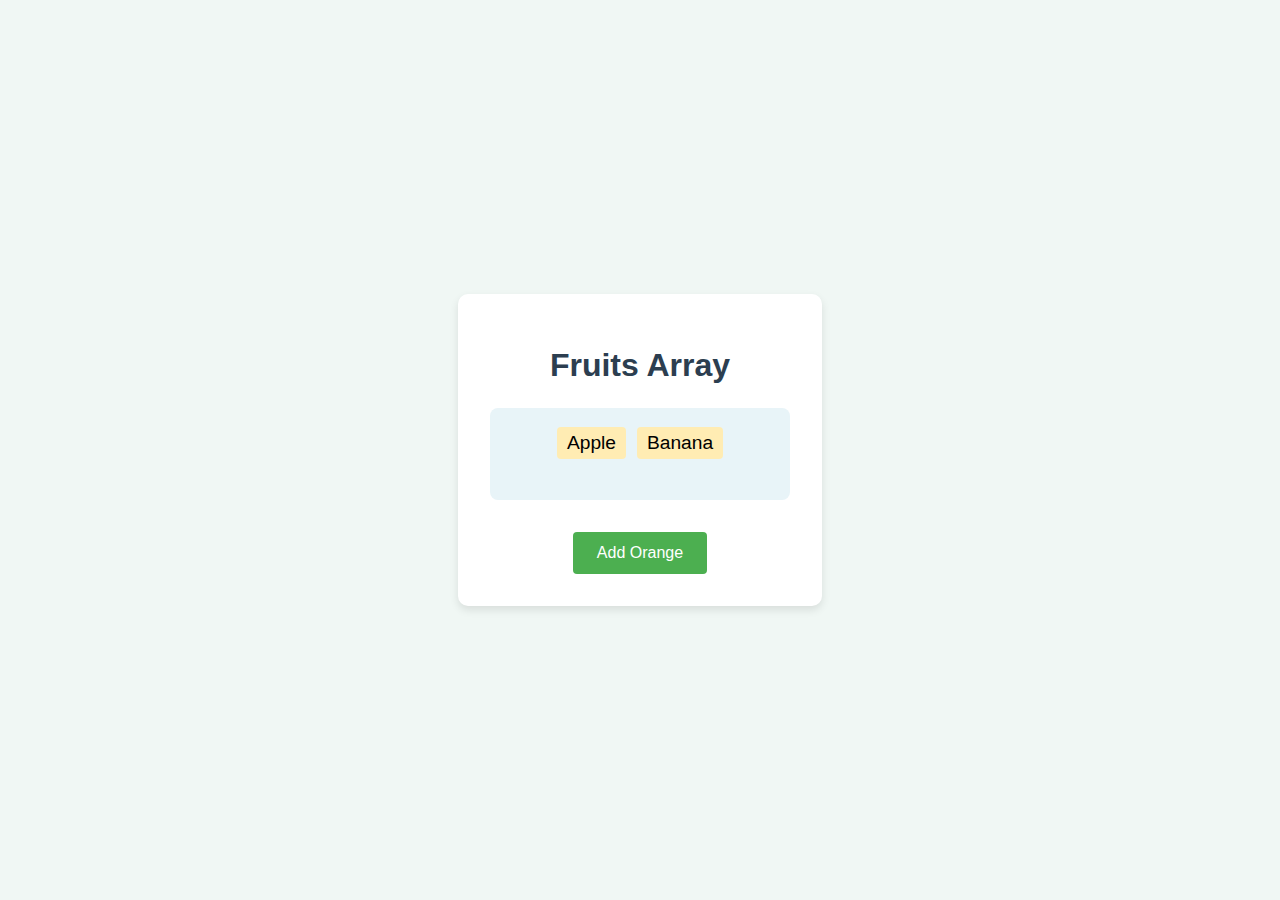
<file: 3.0-add-to-array.html>
<!DOCTYPE html>
<html lang="en">
<head>
    <meta charset="UTF-8">
    <meta name="viewport" content="width=device-width, initial-scale=1.0">
    <title>Fruits Array Example</title>
    <style>
        body {
            font-family: 'Arial', sans-serif;
            display: flex;
            flex-direction: column;
            align-items: center;
            justify-content: center;
            height: 100vh;
            margin: 0;
            background-color: #f0f7f4;
        }
        .container {
            background-color: white;
            padding: 2rem;
            border-radius: 10px;
            box-shadow: 0 4px 8px rgba(0,0,0,0.1);
            text-align: center;
            width: 300px;
        }
        h1 {
            color: #2c3e50;
            margin-bottom: 1.5rem;
        }
        .array-display {
            font-size: 1.2rem;
            background-color: #e8f4f8;
            padding: 1rem;
            border-radius: 8px;
            margin: 1rem 0;
            min-height: 60px;
        }
        button {
            background-color: #4CAF50;
            color: white;
            border: none;
            padding: 0.75rem 1.5rem;
            font-size: 1rem;
            border-radius: 4px;
            cursor: pointer;
            transition: background-color 0.3s;
            margin-top: 1rem;
        }
        button:hover {
            background-color: #45a049;
        }
        .fruit {
            display: inline-block;
            background-color: #ffecb3;
            padding: 0.3rem 0.6rem;
            margin: 0.2rem;
            border-radius: 4px;
        }
    </style>
</head>
<body>
    <div class="container">
        <h1>Fruits Array</h1>
        <div class="array-display" id="arrayDisplay"></div>
        <button onclick="addFruit()">Add Orange</button>
    </div>

    <script>
        // 1. Create array with two fruits
        let fruits = ['Apple', 'Banana'];
        
        // Function to display the array
        function displayFruits() {
            const display = document.getElementById('arrayDisplay');
            display.innerHTML = fruits.map(fruit => 
                `<span class="fruit">${fruit}</span>`).join(' ');
            
            console.log("Current fruits array:", fruits);
        }
        
        // Function to add a new fruit
        function addFruit() {
            // 2. Use push() to add another fruit
            fruits.push('Orange');
            
            // Update the display
            displayFruits();
        }
        
        // Initial display
        displayFruits();
    </script>
</body>
</html>
</file>
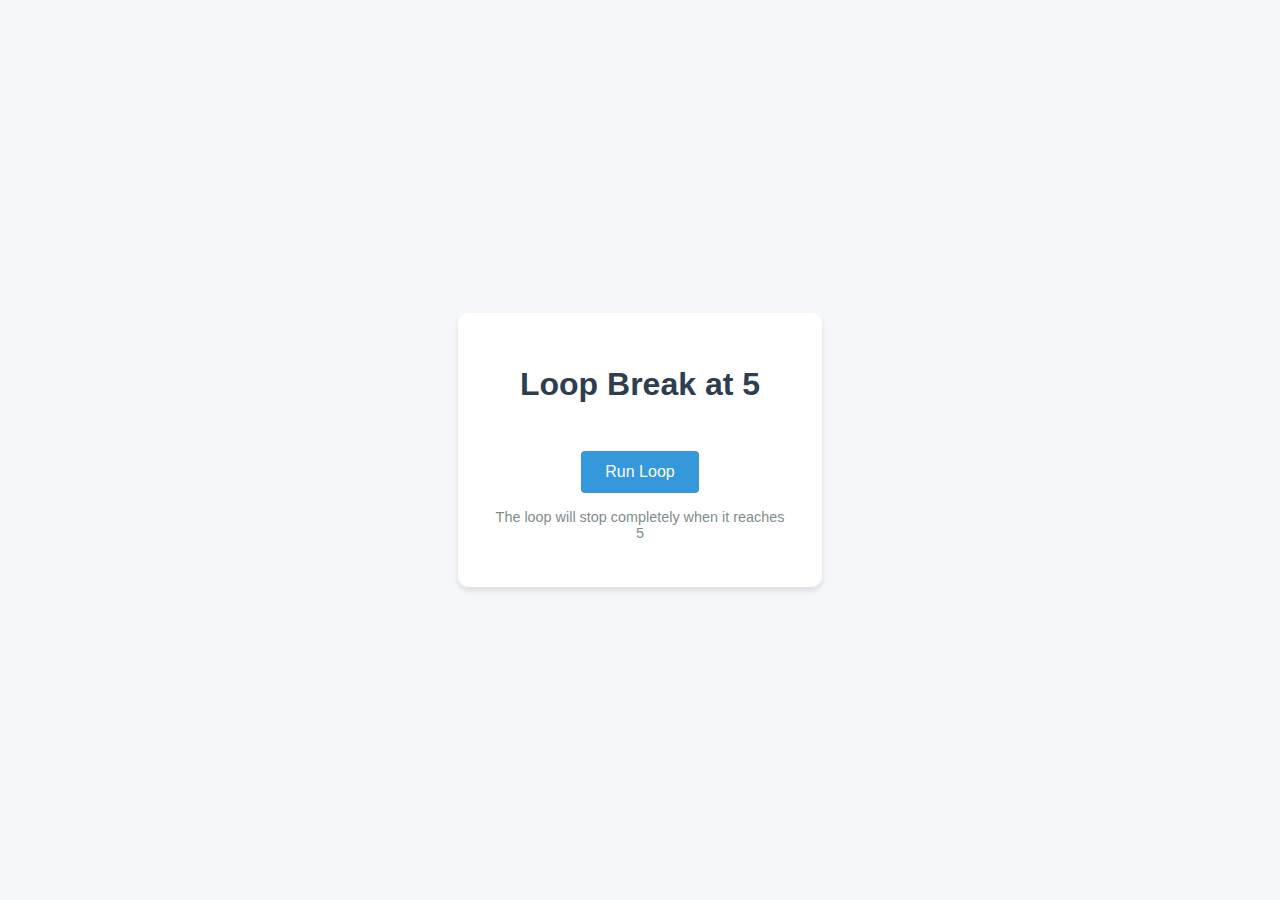
<file: 3.0-break-loop.html>
<!DOCTYPE html>
<html lang="en">
<head>
    <meta charset="UTF-8">
    <meta name="viewport" content="width=device-width, initial-scale=1.0">
    <title>Loop Break at 5</title>
    <style>
        body {
            font-family: 'Arial', sans-serif;
            display: flex;
            flex-direction: column;
            align-items: center;
            justify-content: center;
            height: 100vh;
            margin: 0;
            background-color: #f5f7fa;
        }
        .container {
            background-color: white;
            padding: 2rem;
            border-radius: 10px;
            box-shadow: 0 4px 6px rgba(0, 0, 0, 0.1);
            text-align: center;
            width: 300px;
        }
        h1 {
            color: #2c3e50;
            margin-bottom: 1.5rem;
        }
        .number-display {
            display: flex;
            justify-content: center;
            flex-wrap: wrap;
            gap: 10px;
            margin: 1.5rem 0;
        }
        .number {
            width: 40px;
            height: 40px;
            display: flex;
            align-items: center;
            justify-content: center;
            border-radius: 50%;
            background-color: #e0e0e0;
            font-weight: bold;
        }
        .number.active {
            background-color: #4CAF50;
            color: white;
        }
        .number.break {
            background-color: #f44336;
            color: white;
            transform: scale(1.1);
        }
        button {
            background-color: #3498db;
            color: white;
            border: none;
            padding: 0.75rem 1.5rem;
            font-size: 1rem;
            border-radius: 4px;
            cursor: pointer;
            transition: background-color 0.3s;
        }
        button:hover {
            background-color: #2980b9;
        }
        .explanation {
            margin-top: 1rem;
            color: #7f8c8d;
            font-size: 0.9rem;
        }
    </style>
</head>
<body>
    <div class="container">
        <h1>Loop Break at 5</h1>
        <div class="number-display" id="numberDisplay"></div>
        <button onclick="runLoop()">Run Loop</button>
        <p class="explanation">The loop will stop completely when it reaches 5</p>
    </div>

    <script>
        function runLoop() {
            const display = document.getElementById('numberDisplay');
            display.innerHTML = '';
            
            // Loop from 0 to 9
            for (let i = 0; i < 10; i++) {
                // Create number element
                const numberElement = document.createElement('div');
                numberElement.className = 'number';
                numberElement.textContent = i;
                
                // Add to display immediately
                display.appendChild(numberElement);
                
                // Highlight the current number
                setTimeout(() => {
                    numberElement.classList.add('active');
                    
                    // Check if we've reached 5
                    if (i === 5) {
                        numberElement.classList.add('break');
                        console.log("Loop broken at 5");
                        return; // Exit the loop completely
                    }
                    
                    // Remove highlight after delay
                    setTimeout(() => {
                        numberElement.classList.remove('active');
                    }, 500);
                    
                }, i * 600); // Staggered delay for visualization
            }
        }
    </script>
</body>
</html>
</file>
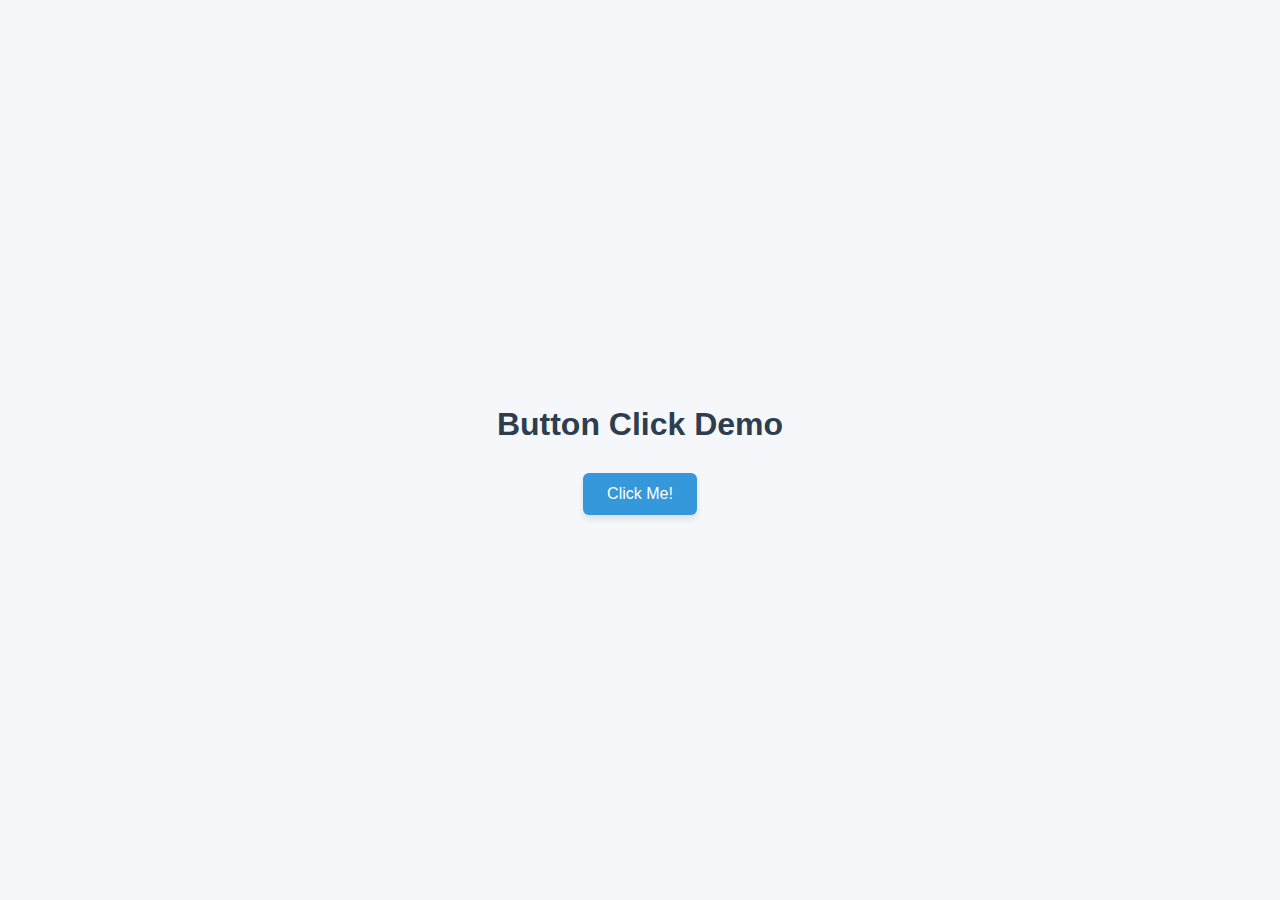
<file: 3.0-button_click.html>
<!DOCTYPE html>
<html lang="en">
<head>
    <meta charset="UTF-8">
    <meta name="viewport" content="width=device-width, initial-scale=1.0">
    <title>Button Click Alert</title>
    <style>
        body {
            font-family: 'Segoe UI', Tahoma, Geneva, Verdana, sans-serif;
            display: flex;
            justify-content: center;
            align-items: center;
            height: 100vh;
            margin: 0;
            background-color: #f5f7fa;
        }
        .container {
            text-align: center;
        }
        h1 {
            color: #2c3e50;
            margin-bottom: 30px;
        }
        .click-me-btn {
            background-color: #3498db;
            color: white;
            border: none;
            padding: 12px 24px;
            font-size: 16px;
            border-radius: 6px;
            cursor: pointer;
            transition: all 0.3s ease;
            box-shadow: 0 4px 6px rgba(0, 0, 0, 0.1);
        }
        .click-me-btn:hover {
            background-color: #2980b9;
            transform: translateY(-2px);
            box-shadow: 0 6px 8px rgba(0, 0, 0, 0.15);
        }
        .click-me-btn:active {
            transform: translateY(0);
            box-shadow: 0 2px 4px rgba(0, 0, 0, 0.1);
        }
    </style>
</head>
<body>
    <div class="container">
        <h1>Button Click Demo</h1>
        <button class="click-me-btn" onclick="showAlert()">Click Me!</button>
    </div>

    <script>
        function showAlert() {
            alert("You clicked me!");
            console.log("Button was clicked!"); // Also logs to console
        }
    </script>
</body>
</html>
</file>
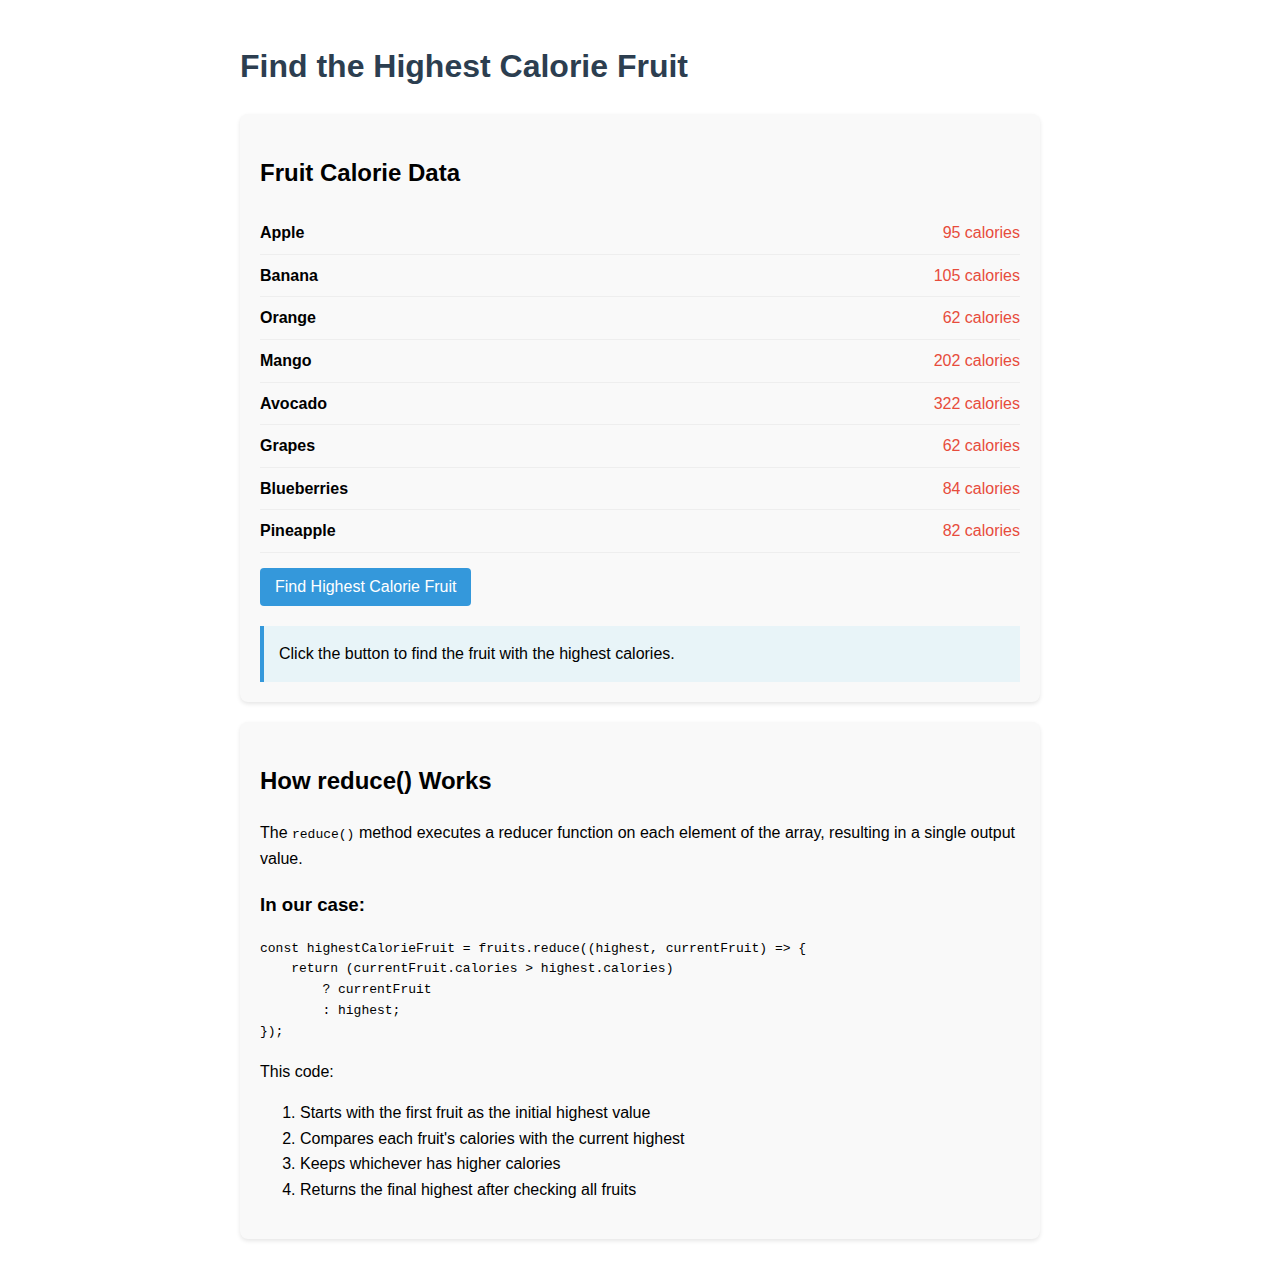
<file: 3.0-deadline-using-reduce.html>
<!DOCTYPE html>
<html lang="en">
<head>
    <meta charset="UTF-8">
    <meta name="viewport" content="width=device-width, initial-scale=1.0">
    <title>Highest Calorie Fruit Finder</title>
    <style>
        body {
            font-family: Arial, sans-serif;
            max-width: 800px;
            margin: 0 auto;
            padding: 20px;
            line-height: 1.6;
        }
        h1 {
            color: #2c3e50;
        }
        .container {
            background-color: #f9f9f9;
            border-radius: 8px;
            padding: 20px;
            margin-bottom: 20px;
            box-shadow: 0 2px 4px rgba(0,0,0,0.1);
        }
        button {
            background-color: #3498db;
            color: white;
            border: none;
            padding: 10px 15px;
            border-radius: 4px;
            cursor: pointer;
            font-size: 16px;
            transition: background-color 0.3s;
        }
        button:hover {
            background-color: #2980b9;
        }
        #output {
            margin-top: 20px;
            padding: 15px;
            background-color: #e8f4f8;
            border-left: 4px solid #3498db;
        }
        .fruit-list {
            margin: 15px 0;
        }
        .fruit-item {
            display: flex;
            justify-content: space-between;
            padding: 8px 0;
            border-bottom: 1px solid #eee;
        }
        .fruit-name {
            font-weight: bold;
        }
        .fruit-calories {
            color: #e74c3c;
        }
        .highest {
            color: #27ae60;
            font-weight: bold;
        }
    </style>
</head>
<body>
    <h1>Find the Highest Calorie Fruit</h1>
    
    <div class="container">
        <h2>Fruit Calorie Data</h2>
        <div class="fruit-list" id="fruitList">
            <!-- Fruit list will be populated by JavaScript -->
        </div>
        
        <button id="findHighest">Find Highest Calorie Fruit</button>
        
        <div id="output">
            Click the button to find the fruit with the highest calories.
        </div>
    </div>

    <script>
        // Our fruit data
        const fruits = [
            { name: 'Apple', calories: 95 },
            { name: 'Banana', calories: 105 },
            { name: 'Orange', calories: 62 },
            { name: 'Mango', calories: 202 },
            { name: 'Avocado', calories: 322 },
            { name: 'Grapes', calories: 62 },
            { name: 'Blueberries', calories: 84 },
            { name: 'Pineapple', calories: 82 }
        ];

        // Display the fruit list
        const fruitListElement = document.getElementById('fruitList');
        
        function displayFruits() {
            fruitListElement.innerHTML = fruits.map(fruit => 
                `<div class="fruit-item">
                    <span class="fruit-name">${fruit.name}</span>
                    <span class="fruit-calories">${fruit.calories} calories</span>
                </div>`
            ).join('');
        }
        
        displayFruits();

        // Find highest calorie fruit using reduce()
        function findHighestCalorieFruit() {
            const highestCalorieFruit = fruits.reduce((highest, currentFruit) => {
                return (currentFruit.calories > highest.calories) ? currentFruit : highest;
            });
            
            return highestCalorieFruit;
        }

        // Button click handler
        document.getElementById('findHighest').addEventListener('click', function() {
            const highestFruit = findHighestCalorieFruit();
            
            // Highlight the highest fruit in the list
            const fruitItems = fruitListElement.querySelectorAll('.fruit-item');
            fruitItems.forEach(item => {
                item.classList.remove('highest');
                if (item.querySelector('.fruit-name').textContent === highestFruit.name) {
                    item.classList.add('highest');
                }
            });
            
            // Display the result
            document.getElementById('output').innerHTML = `
                <p>The highest calorie fruit is <strong>${highestFruit.name}</strong> with <strong>${highestFruit.calories} calories</strong>.</p>
                <p><em>This was found using the <code>reduce()</code> method by comparing each fruit's calorie count.</em></p>
            `;
        });

        // Explanation of how reduce() works
        const explanation = `
        <div class="container">
            <h2>How reduce() Works</h2>
            <p>The <code>reduce()</code> method executes a reducer function on each element of the array, resulting in a single output value.</p>
            
            <h3>In our case:</h3>
            <pre><code>const highestCalorieFruit = fruits.reduce((highest, currentFruit) => {
    return (currentFruit.calories > highest.calories) 
        ? currentFruit 
        : highest;
});</code></pre>
            
            <p>This code:</p>
            <ol>
                <li>Starts with the first fruit as the initial highest value</li>
                <li>Compares each fruit's calories with the current highest</li>
                <li>Keeps whichever has higher calories</li>
                <li>Returns the final highest after checking all fruits</li>
            </ol>
        </div>
        `;
        
        // Add the explanation to the page
        document.body.insertAdjacentHTML('beforeend', explanation);
    </script>
</body>
</html>
</file>
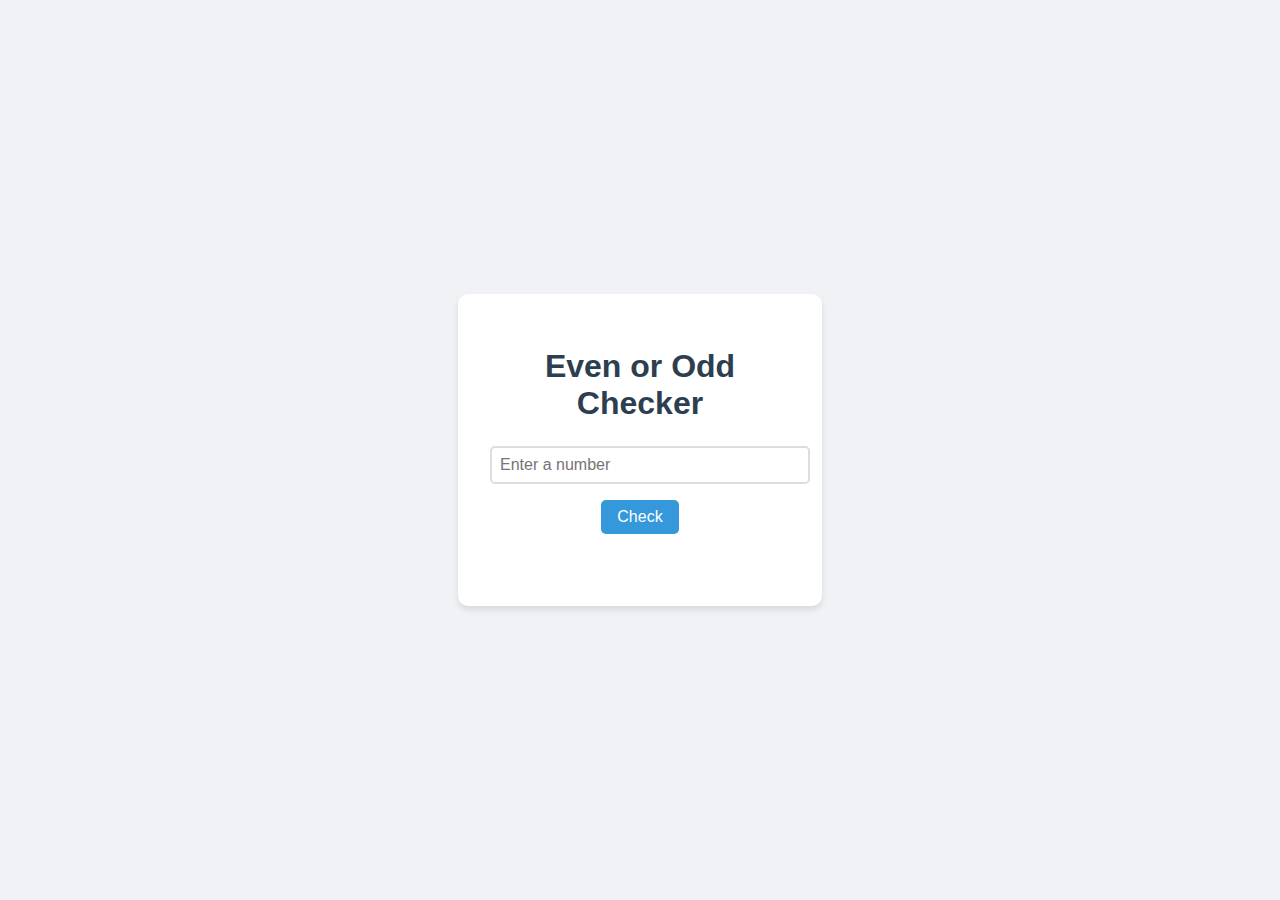
<file: 3.0-even_or_odd.html>
<!DOCTYPE html>
<html lang="en">
<head>
    <meta charset="UTF-8">
    <meta name="viewport" content="width=device-width, initial-scale=1.0">
    <title>Even or Odd Checker</title>
    <style>
        /* CSS Styling */
        body {
            font-family: 'Arial', sans-serif;
            display: flex;
            flex-direction: column;
            align-items: center;
            justify-content: center;
            height: 100vh;
            margin: 0;
            background-color: #f0f2f5;
            color: #333;
        }
        .container {
            background-color: white;
            padding: 2rem;
            border-radius: 10px;
            box-shadow: 0 4px 6px rgba(0, 0, 0, 0.1);
            text-align: center;
            width: 300px;
        }
        h1 {
            color: #2c3e50;
            margin-bottom: 1.5rem;
        }
        input {
            padding: 0.5rem;
            width: 100%;
            margin-bottom: 1rem;
            border: 2px solid #ddd;
            border-radius: 5px;
            font-size: 1rem;
        }
        button {
            background-color: #3498db;
            color: white;
            border: none;
            padding: 0.5rem 1rem;
            border-radius: 5px;
            cursor: pointer;
            font-size: 1rem;
            transition: background-color 0.3s;
        }
        button:hover {
            background-color: #2980b9;
        }
        #result {
            margin-top: 1rem;
            font-size: 1.2rem;
            font-weight: bold;
            min-height: 1.5rem;
        }
        .even {
            color: #27ae60;
        }
        .odd {
            color: #e74c3c;
        }
    </style>
</head>
<body>
    <div class="container">
        <h1>Even or Odd Checker</h1>
        <input type="number" id="numberInput" placeholder="Enter a number">
        <button onclick="checkEvenOdd()">Check</button>
        <div id="result"></div>
    </div>

    <script>
        function checkEvenOdd() {
            // Get the input value
            const number = parseInt(document.getElementById('numberInput').value);
            const resultElement = document.getElementById('result');
            
            // Check if input is valid
            if (isNaN(number)) {
                resultElement.textContent = "Please enter a valid number!";
                resultElement.className = "";
                return;
            }
            
            // Check even or odd
            if (number % 2 === 0) {
                resultElement.textContent = "Even";
                resultElement.className = "even";
            } else {
                resultElement.textContent = "Odd";
                resultElement.className = "odd";
            }
            
            // Also log to console
            console.log(`${number} is ${number % 2 === 0 ? 'Even' : 'Odd'}`);
        }
    </script>
</body>
</html>
</file>
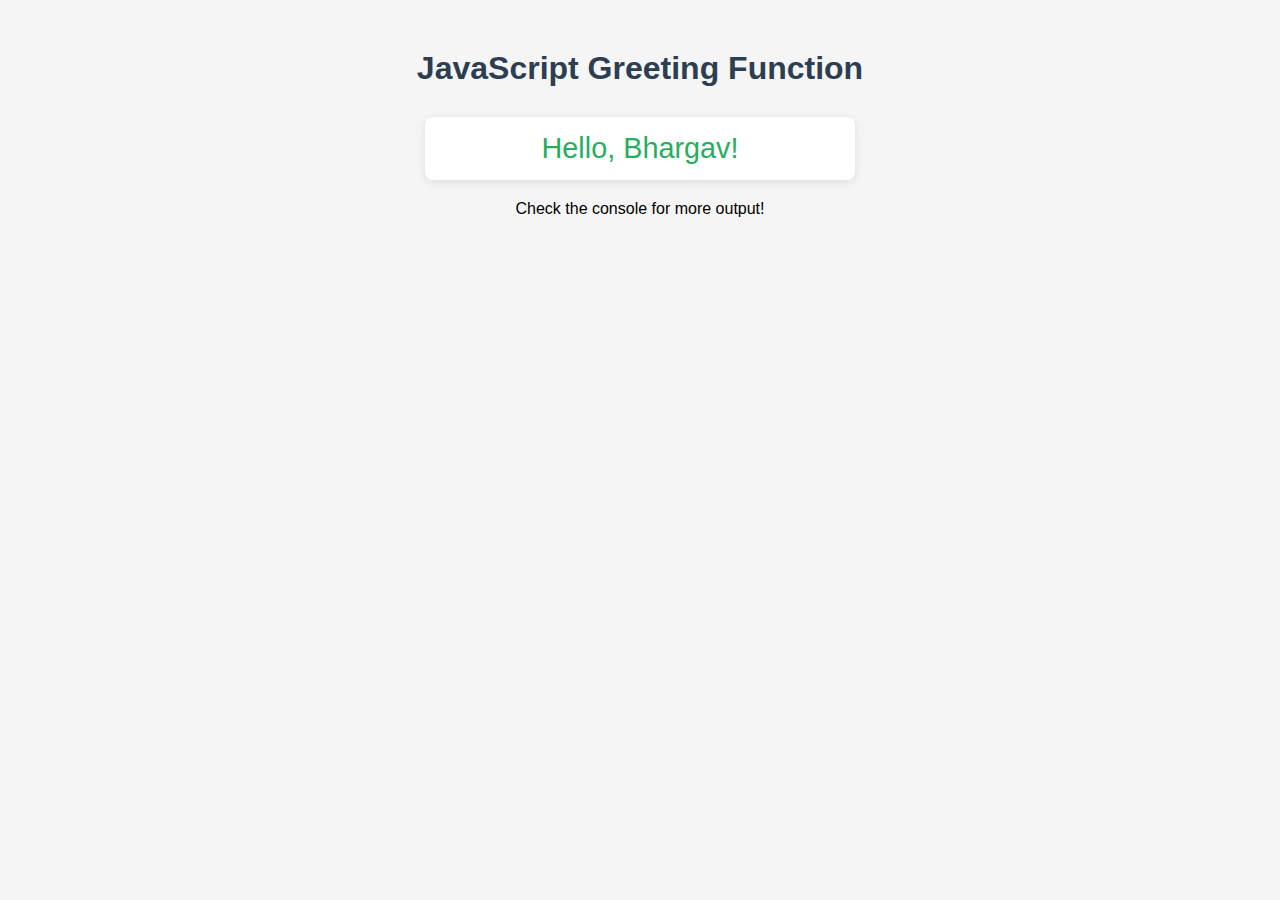
<file: 3.0-greetingfunction.html>
<!DOCTYPE html>
<html lang="en">
<head>
    <meta charset="UTF-8">
    <meta name="viewport" content="width=device-width, initial-scale=1.0">
    <title>Greeting Function</title>
    <style>
        /* CSS Styling */
        body {
            font-family: 'Segoe UI', Tahoma, Geneva, Verdana, sans-serif;
            text-align: center;
            margin-top: 50px;
            background-color: #f5f5f5;
        }
        h1 {
            color: #2c3e50;
            margin-bottom: 30px;
        }
        #output {
            font-size: 1.8em;
            color: #27ae60;
            margin: 20px auto;
            padding: 15px;
            background-color: #fff;
            border-radius: 8px;
            box-shadow: 0 2px 10px rgba(0,0,0,0.1);
            max-width: 400px;
        }
        .code {
            font-family: 'Courier New', monospace;
            background-color: #f8f9fa;
            padding: 2px 5px;
            border-radius: 3px;
        }
    </style>
</head>
<body>
    <h1>JavaScript Greeting Function</h1>
    <div id="output"></div>
    <p>Check the console for more output!</p>

    <script>
        // JavaScript Code
        
        // 1. Define the greet function
        function greet(name) {
            return `Hello, ${name}!`;
        }
        
        // 2. Call the function with my name
        const greeting = greet("Bhargav");
        
        // 3. Display results
        document.getElementById('output').textContent = greeting;
        console.log(greeting);  // Also show in console
        console.log(greet("Dhole"));  // Another example
    </script>
</body>
</html>
</file>
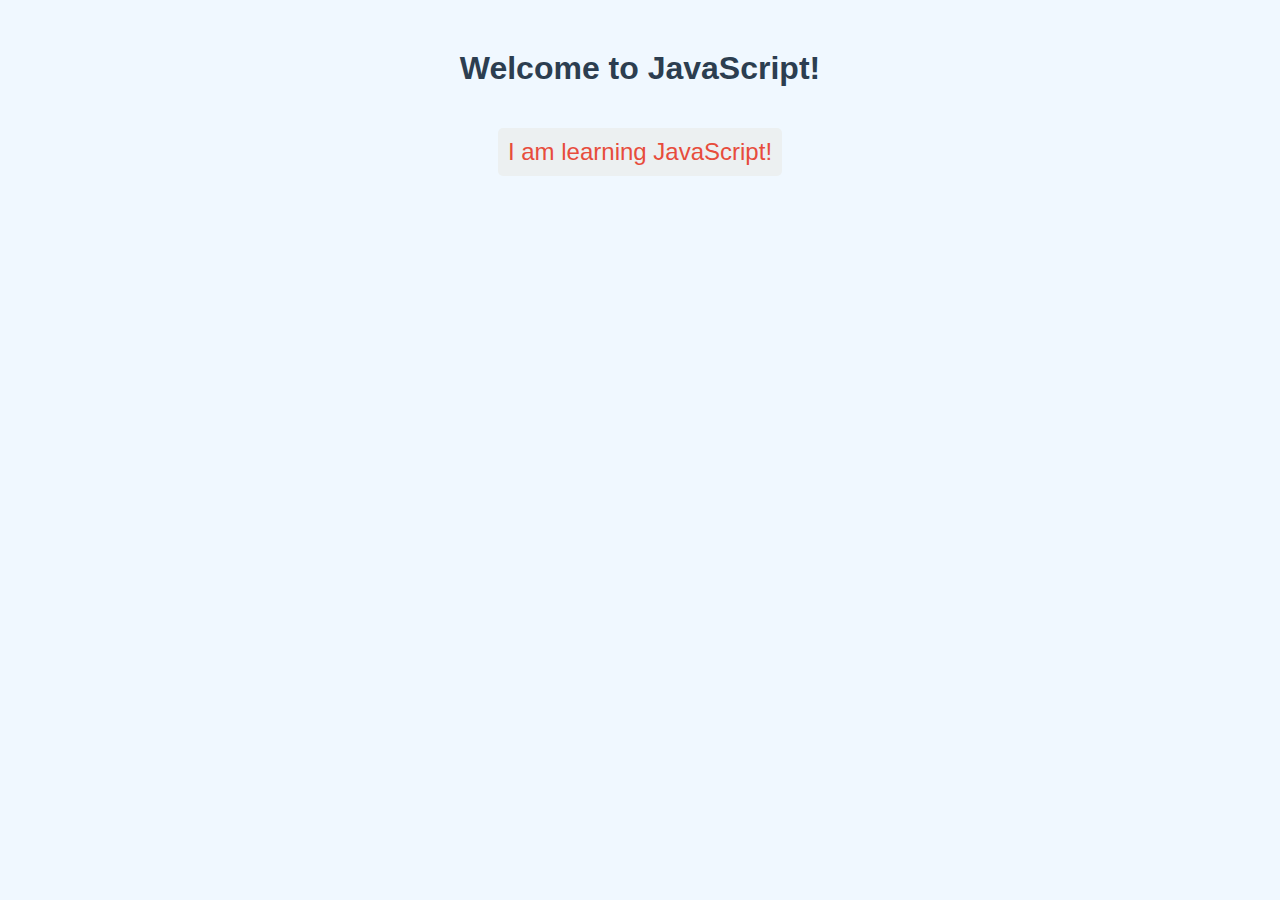
<file: 3.0-greetme.html>
<!DOCTYPE html>
<html lang="en">
<head>
    <meta charset="UTF-8">
    <meta name="viewport" content="width=device-width, initial-scale=1.0">
    <title>JavaScript Greeting</title>
    <style>
        /* CSS Styling */
        body {
            font-family: Arial, sans-serif;
            text-align: center;
            margin-top: 50px;
            background-color: #f0f8ff;
        }
        h1 {
            color: #2c3e50;
        }
        #output {
            font-size: 1.5em;
            color: #e74c3c;
            margin-top: 20px;
            padding: 10px;
            background-color: #ecf0f1;
            border-radius: 5px;
            display: inline-block;
        }
    </style>
</head>
<body>
    <h1>Welcome to JavaScript!</h1>
    <div id="output"></div>

    <script>
        // JavaScript Code
        let language = "JavaScript";
        let greeting = `I am learning ${language}!`;
        
        // Display in console
        console.log(greeting);
        
        // Display on webpage
        document.getElementById('output').textContent = greeting;
    </script>
</body>
</html>
</file>
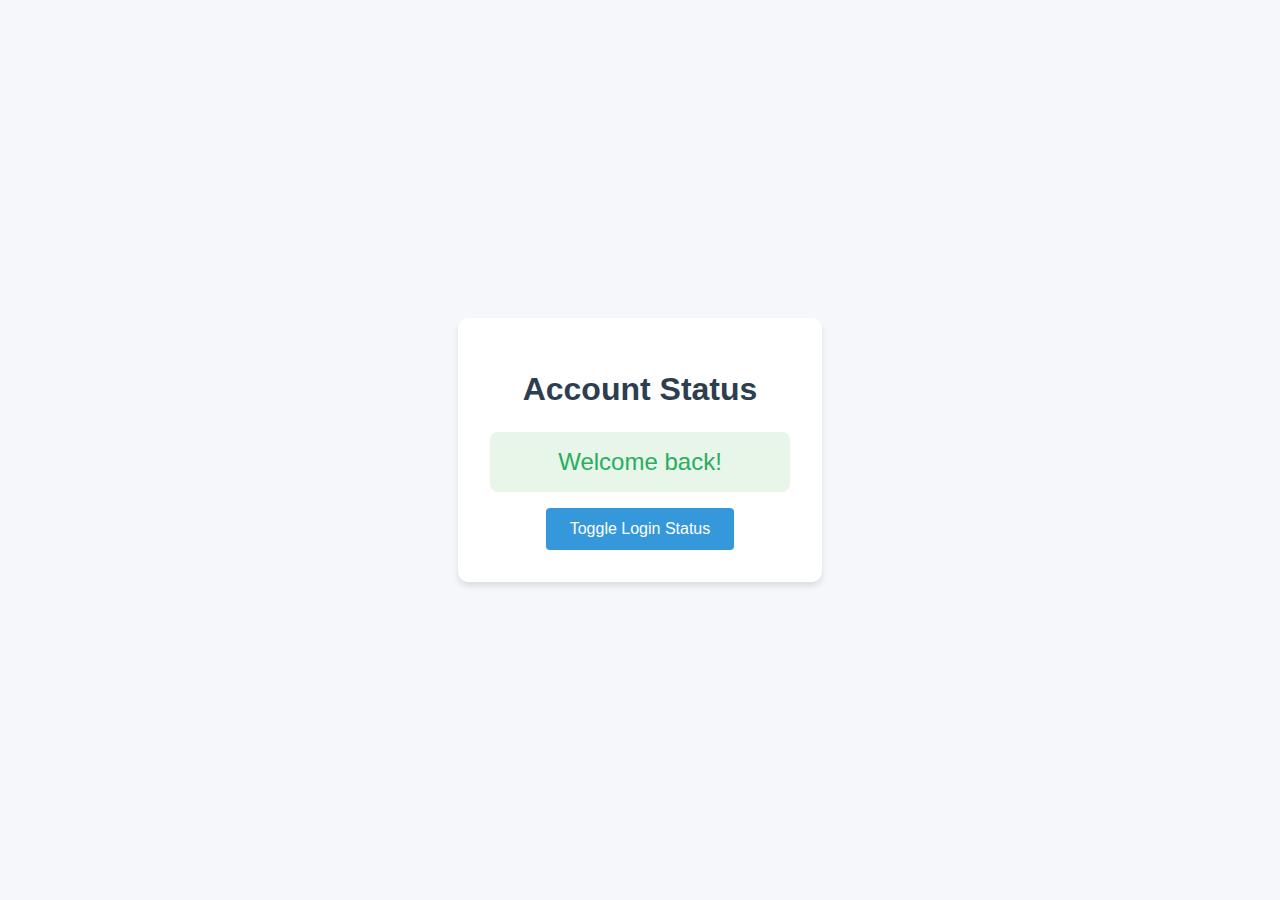
<file: 3.0-login-status.html>
<!DOCTYPE html>
<html lang="en">
<head>
    <meta charset="UTF-8">
    <meta name="viewport" content="width=device-width, initial-scale=1.0">
    <title>Login Status Check</title>
    <style>
        body {
            font-family: 'Arial', sans-serif;
            display: flex;
            flex-direction: column;
            align-items: center;
            justify-content: center;
            height: 100vh;
            margin: 0;
            background-color: #f5f7fa;
        }
        .login-status {
            background-color: white;
            padding: 2rem;
            border-radius: 10px;
            box-shadow: 0 4px 6px rgba(0, 0, 0, 0.1);
            text-align: center;
            width: 300px;
        }
        h1 {
            color: #2c3e50;
            margin-bottom: 1.5rem;
        }
        .welcome {
            font-size: 1.5rem;
            color: #27ae60;
            padding: 1rem;
            background-color: #e8f5e9;
            border-radius: 8px;
            animation: fadeIn 0.5s ease-in;
        }
        .logout {
            font-size: 1.5rem;
            color: #e74c3c;
            padding: 1rem;
            background-color: #ffebee;
            border-radius: 8px;
        }
        @keyframes fadeIn {
            from { opacity: 0; transform: translateY(-10px); }
            to { opacity: 1; transform: translateY(0); }
        }
        button {
            background-color: #3498db;
            color: white;
            border: none;
            padding: 0.75rem 1.5rem;
            margin-top: 1rem;
            font-size: 1rem;
            border-radius: 4px;
            cursor: pointer;
            transition: background-color 0.3s;
        }
        button:hover {
            background-color: #2980b9;
        }
    </style>
</head>
<body>
    <div class="login-status">
        <h1>Account Status</h1>
        <div id="message"></div>
        <button onclick="toggleLogin()">Toggle Login Status</button>
    </div>

    <script>
        // Initialize login status
        let isLoggedIn = true;
        
        // Function to check and display login status
        function checkLoginStatus() {
            const messageElement = document.getElementById('message');
            
            if (isLoggedIn) {
                messageElement.textContent = "Welcome back!";
                messageElement.className = "welcome";
                console.log("User is logged in: Welcome back!");
            } else {
                messageElement.textContent = "Please log in.";
                messageElement.className = "logout";
                console.log("User is logged out: Please log in.");
            }
        }
        
        // Function to toggle login status
        function toggleLogin() {
            isLoggedIn = !isLoggedIn;
            checkLoginStatus();
        }
        
        // Check status when page loads
        checkLoginStatus();
    </script>
</body>
</html>
</file>
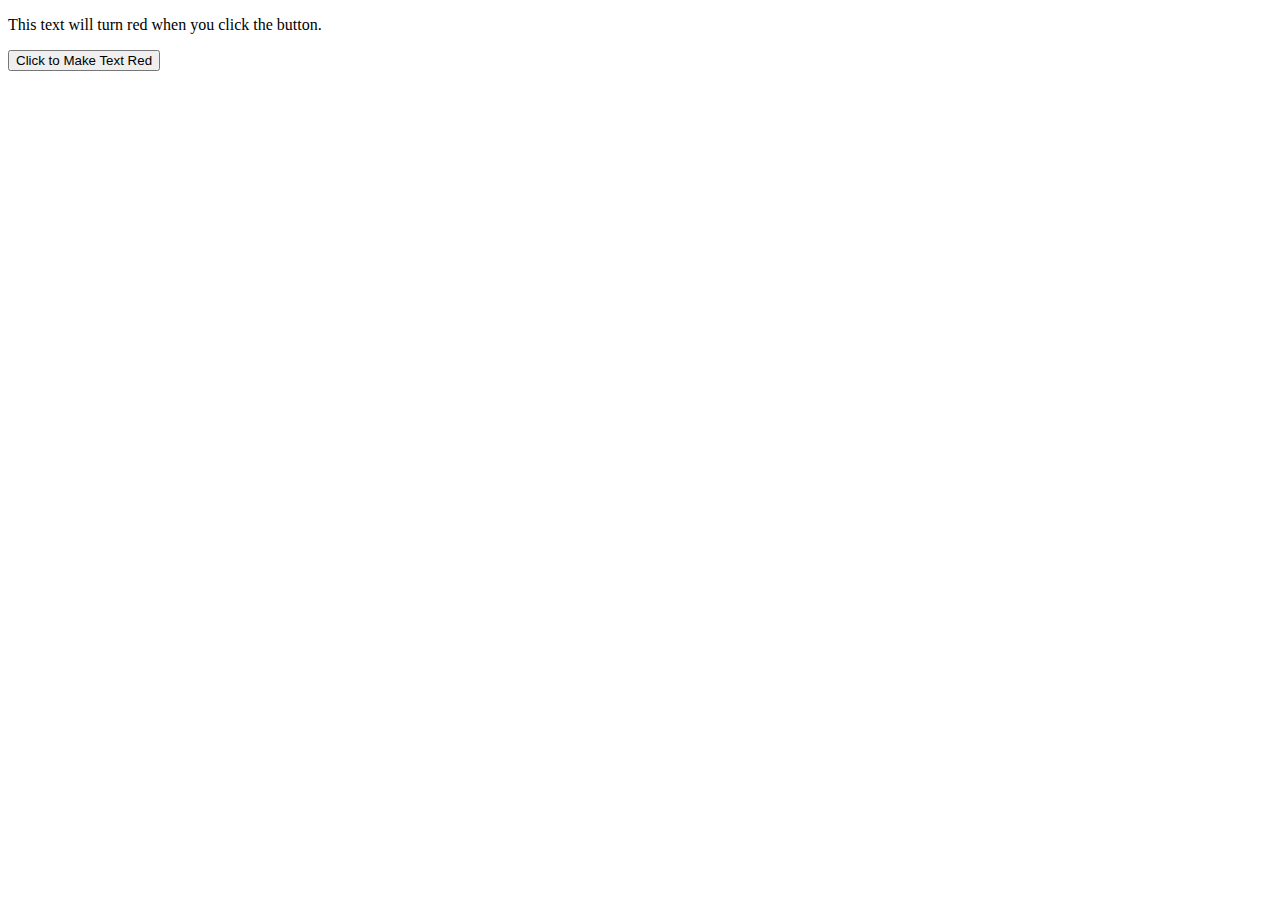
<file: 3.0-make-text-red.html>
<!DOCTYPE html>
<html lang="en">
<head>
    <meta charset="UTF-8">
    <meta name="viewport" content="width=device-width, initial-scale=1.0">
    <title>Change Text Color</title>
</head>
<body>
    <p id="myParagraph">This text will turn red when you click the button.</p>
    <button id="colorButton">Click to Make Text Red</button>

    <script>
        document.getElementById('colorButton').addEventListener('click', function() {
            document.getElementById('myParagraph').style.color = 'red';
        });
    </script>
</body>
</html>
</file>
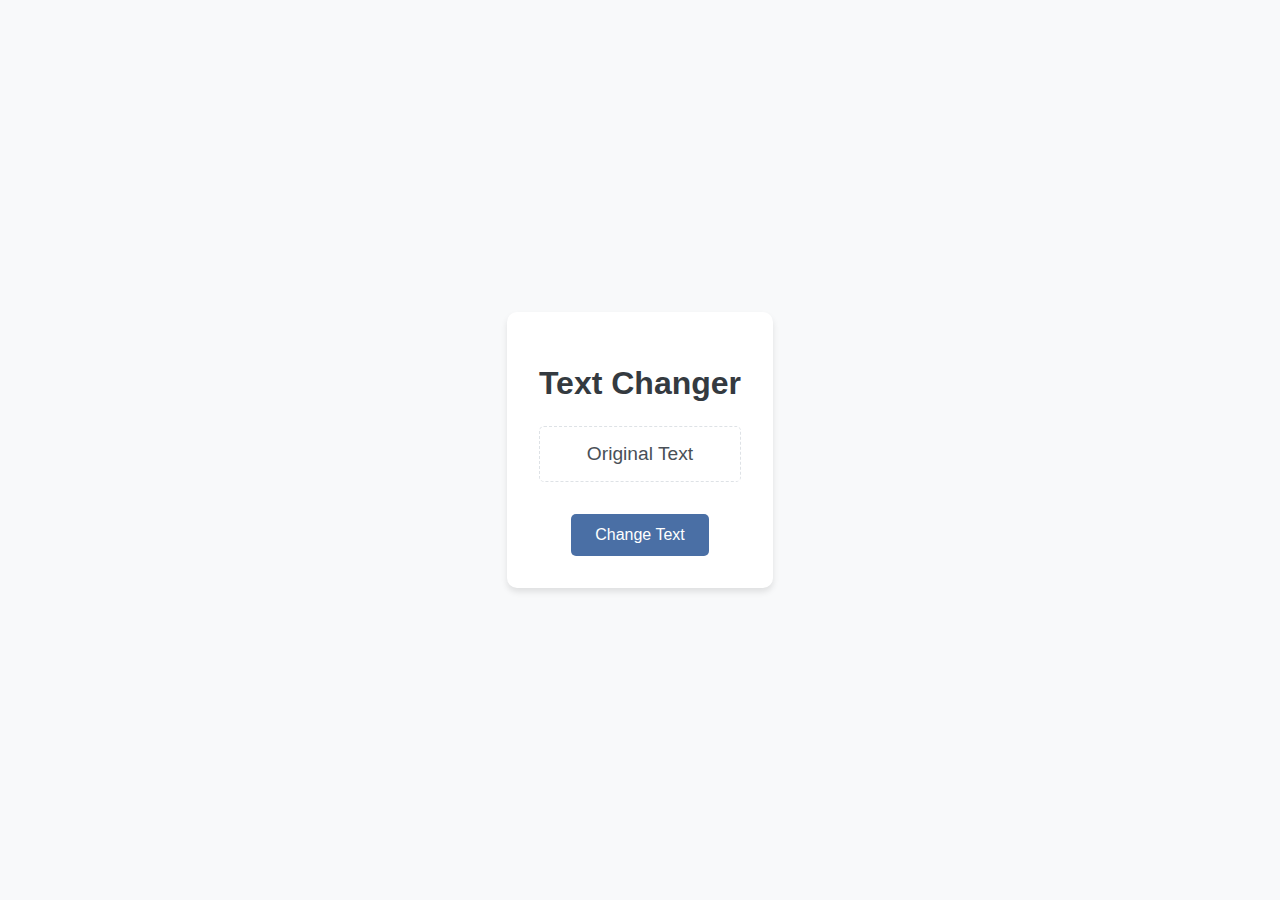
<file: 3.0-para-change.html>
<!DOCTYPE html>
<html lang="en">
<head>
    <meta charset="UTF-8">
    <meta name="viewport" content="width=device-width, initial-scale=1.0">
    <title>Change Paragraph Text</title>
    <style>
        body {
            font-family: 'Arial', sans-serif;
            display: flex;
            flex-direction: column;
            align-items: center;
            justify-content: center;
            height: 100vh;
            margin: 0;
            background-color: #f8f9fa;
        }
        .container {
            text-align: center;
            max-width: 500px;
            padding: 2rem;
            background-color: white;
            border-radius: 10px;
            box-shadow: 0 4px 6px rgba(0, 0, 0, 0.1);
        }
        h1 {
            color: #343a40;
            margin-bottom: 1.5rem;
        }
        p {
            font-size: 1.2rem;
            color: #495057;
            margin-bottom: 2rem;
            padding: 1rem;
            border: 1px dashed #dee2e6;
            border-radius: 5px;
            min-height: 20px;
        }
        button {
            background-color: #4a6fa5;
            color: white;
            border: none;
            padding: 0.75rem 1.5rem;
            font-size: 1rem;
            border-radius: 5px;
            cursor: pointer;
            transition: all 0.3s ease;
        }
        button:hover {
            background-color: #3a5a80;
            transform: translateY(-2px);
        }
    </style>
</head>
<body>
    <div class="container">
        <h1>Text Changer</h1>
        <p id="textParagraph">Original Text</p>
        <button onclick="changeText()">Change Text</button>
    </div>

    <script>
        function changeText() {
            // Get the paragraph element
            const paragraph = document.getElementById('textParagraph');
            
            // Change the text content
            paragraph.textContent = "Text Changed!";
            
            // Optional: Add styling to highlight the change
            paragraph.style.color = "#4a6fa5";
            paragraph.style.fontWeight = "bold";
            paragraph.style.borderStyle = "solid";
            
            // Log to console
            console.log("Text changed from 'Original Text' to 'Text Changed!'");
        }
    </script>
</body>
</html>
</file>
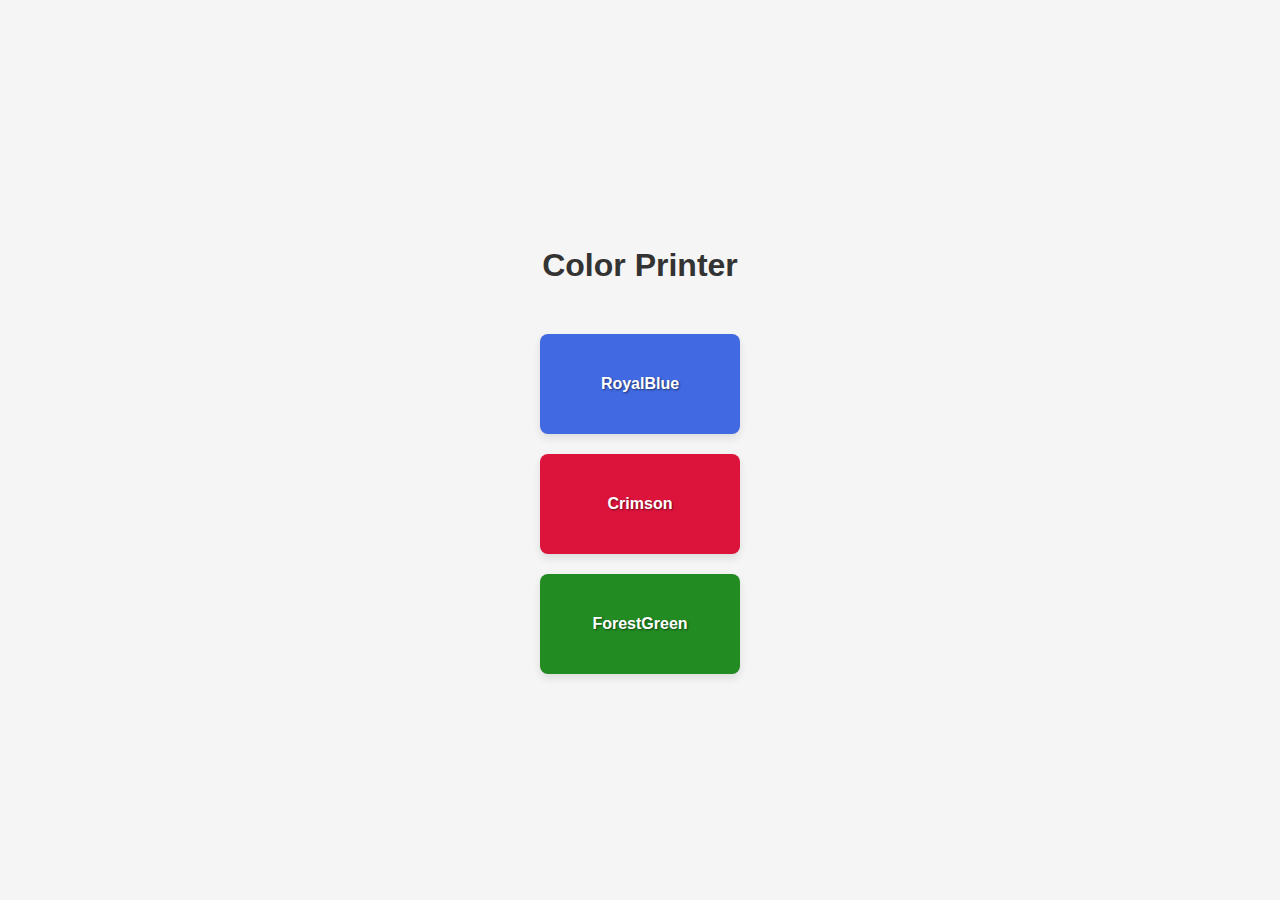
<file: 3.0-print_all_colours.html>
<!DOCTYPE html>
<html lang="en">
<head>
    <meta charset="UTF-8">
    <meta name="viewport" content="width=device-width, initial-scale=1.0">
    <title>Color Printer</title>
    <style>
        body {
            font-family: Arial, sans-serif;
            display: flex;
            flex-direction: column;
            align-items: center;
            justify-content: center;
            min-height: 100vh;
            margin: 0;
            background-color: #f5f5f5;
        }
        .color-container {
            display: flex;
            flex-direction: column;
            gap: 20px;
            margin-top: 30px;
        }
        .color-box {
            width: 200px;
            height: 100px;
            display: flex;
            align-items: center;
            justify-content: center;
            border-radius: 8px;
            box-shadow: 0 4px 8px rgba(0,0,0,0.1);
            font-weight: bold;
            color: white;
            text-shadow: 1px 1px 2px rgba(0,0,0,0.5);
        }
        h1 {
            color: #333;
            margin-bottom: 20px;
        }
    </style>
</head>
<body>
    <h1>Color Printer</h1>
    <div class="color-container" id="colorContainer"></div>

    <script>
        // 1. Create colors array
        const colors = ['RoyalBlue', 'Crimson', 'ForestGreen'];
        
        // 2. Get container element
        const container = document.getElementById('colorContainer');
        
        // 3. Loop through colors and print each one
        colors.forEach(color => {
            // Create a div for each color
            const colorBox = document.createElement('div');
            colorBox.className = 'color-box';
            colorBox.style.backgroundColor = color;
            colorBox.textContent = color;
            
            // Add to container
            container.appendChild(colorBox);
            
            // Also print to console
            console.log(color);
        });
    </script>
</body>
</html>
</file>
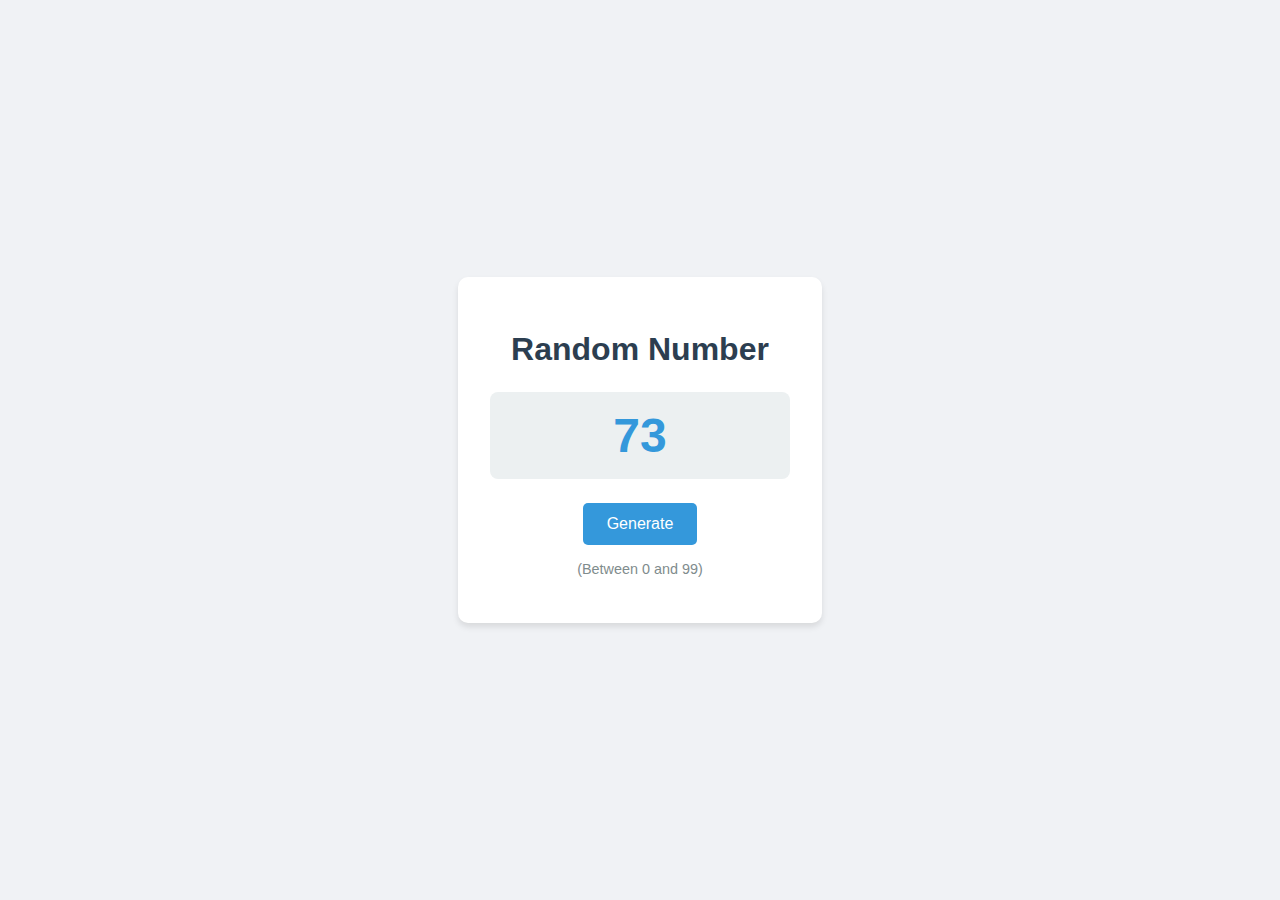
<file: 3.0-random-number.html>
<!DOCTYPE html>
<html lang="en">
<head>
    <meta charset="UTF-8">
    <meta name="viewport" content="width=device-width, initial-scale=1.0">
    <title>Random Number Generator</title>
    <style>
        body {
            font-family: 'Segoe UI', Tahoma, Geneva, Verdana, sans-serif;
            display: flex;
            flex-direction: column;
            align-items: center;
            justify-content: center;
            height: 100vh;
            margin: 0;
            background-color: #f0f2f5;
        }
        .container {
            background-color: white;
            padding: 2rem;
            border-radius: 10px;
            box-shadow: 0 4px 6px rgba(0, 0, 0, 0.1);
            text-align: center;
            width: 300px;
        }
        h1 {
            color: #2c3e50;
            margin-bottom: 1.5rem;
        }
        .number-display {
            font-size: 3rem;
            font-weight: bold;
            color: #3498db;
            margin: 1.5rem 0;
            padding: 1rem;
            background-color: #ecf0f1;
            border-radius: 8px;
        }
        button {
            background-color: #3498db;
            color: white;
            border: none;
            padding: 0.75rem 1.5rem;
            font-size: 1rem;
            border-radius: 5px;
            cursor: pointer;
            transition: background-color 0.3s;
        }
        button:hover {
            background-color: #2980b9;
        }
        .range {
            color: #7f8c8d;
            margin-top: 1rem;
            font-size: 0.9rem;
        }
    </style>
</head>
<body>
    <div class="container">
        <h1>Random Number</h1>
        <div class="number-display" id="randomNumber">--</div>
        <button onclick="generateRandomNumber()">Generate</button>
        <p class="range">(Between 0 and 99)</p>
    </div>

    <script>
        function generateRandomNumber() {
            // Generate random number between 0 and 99
            const randomNum = Math.floor(Math.random() * 100);
            
            // Display the number
            document.getElementById('randomNumber').textContent = randomNum;
            
            // Also log to console
            console.log("Generated random number:", randomNum);
        }

        // Generate first number immediately when page loads
        generateRandomNumber();
    </script>
</body>
</html>
</file>
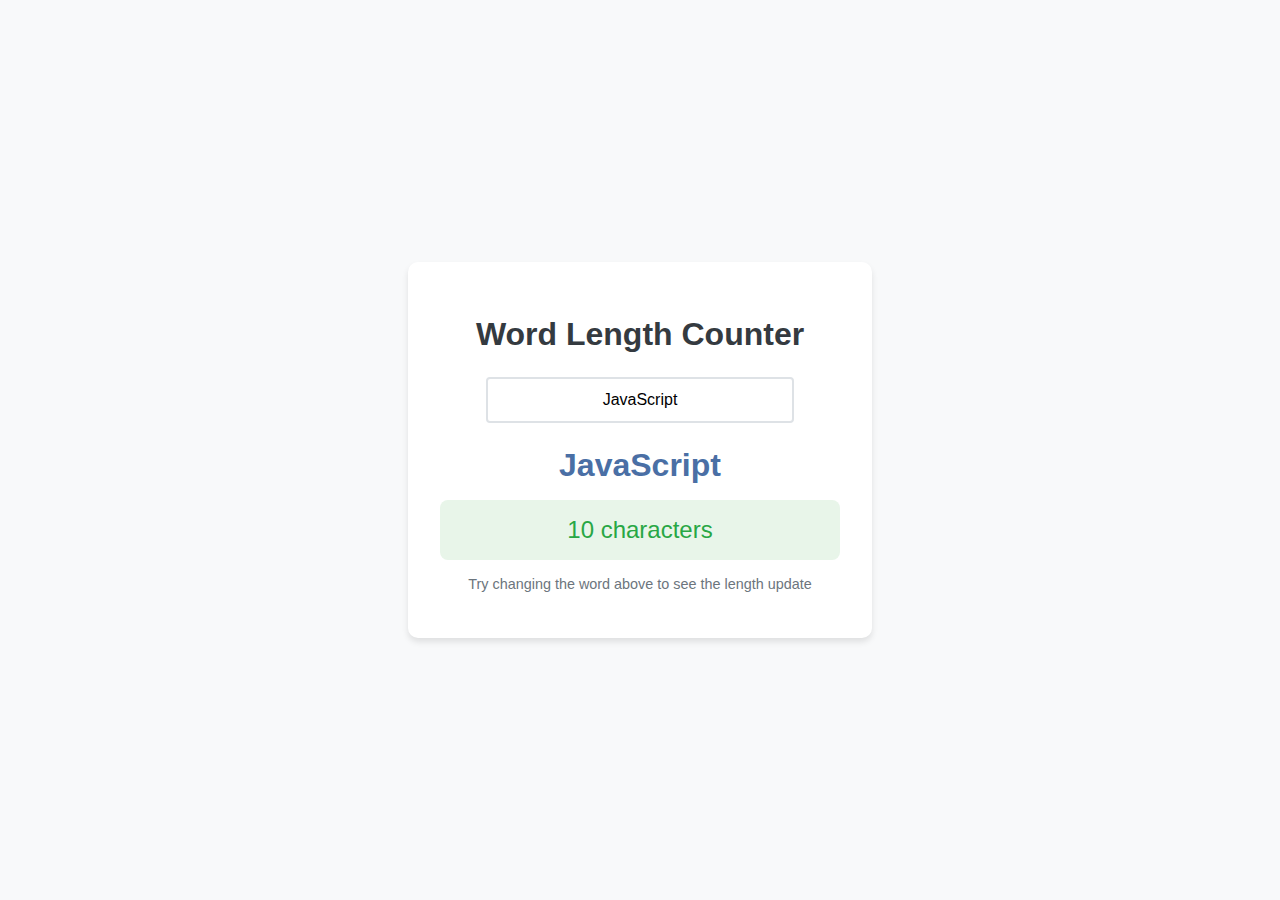
<file: 3.0-string-length.html>
<!DOCTYPE html>
<html lang="en">
<head>
    <meta charset="UTF-8">
    <meta name="viewport" content="width=device-width, initial-scale=1.0">
    <title>String Length Counter</title>
    <style>
        body {
            font-family: 'Segoe UI', Tahoma, Geneva, Verdana, sans-serif;
            display: flex;
            flex-direction: column;
            align-items: center;
            justify-content: center;
            height: 100vh;
            margin: 0;
            background-color: #f8f9fa;
        }
        .container {
            background-color: white;
            padding: 2rem;
            border-radius: 10px;
            box-shadow: 0 4px 6px rgba(0, 0, 0, 0.1);
            text-align: center;
            width: 400px;
        }
        h1 {
            color: #343a40;
            margin-bottom: 1.5rem;
        }
        .word-display {
            font-size: 2rem;
            font-weight: bold;
            color: #4a6fa5;
            margin: 1rem 0;
        }
        .length-display {
            font-size: 1.5rem;
            color: #28a745;
            background-color: #e8f5e9;
            padding: 1rem;
            border-radius: 8px;
            margin: 1rem 0;
        }
        .input-group {
            margin: 1.5rem 0;
        }
        input {
            padding: 0.75rem;
            width: 70%;
            border: 2px solid #dee2e6;
            border-radius: 4px;
            font-size: 1rem;
            text-align: center;
        }
        input:focus {
            outline: none;
            border-color: #4a6fa5;
        }
        .note {
            color: #6c757d;
            font-size: 0.9rem;
            margin-top: 1rem;
        }
    </style>
</head>
<body>
    <div class="container">
        <h1>Word Length Counter</h1>
        <div class="input-group">
            <input type="text" id="wordInput" placeholder="Enter any word" value="JavaScript">
        </div>
        <div class="word-display" id="wordDisplay">JavaScript</div>
        <div class="length-display" id="lengthDisplay">10 characters</div>
        <p class="note">Try changing the word above to see the length update</p>
    </div>

    <script>
        // Function to calculate and display word length
        function updateWordLength() {
            const word = document.getElementById('wordInput').value;
            const length = word.length;
            
            document.getElementById('wordDisplay').textContent = word;
            document.getElementById('lengthDisplay').textContent = 
                `${length} character${length !== 1 ? 's' : ''}`;
            
            console.log(`"${word}" has ${length} characters`);
        }

        // Initialize with default word
        updateWordLength();
        
        // Update when input changes
        document.getElementById('wordInput').addEventListener('input', updateWordLength);
    </script>
</body>
</html>
</file>
